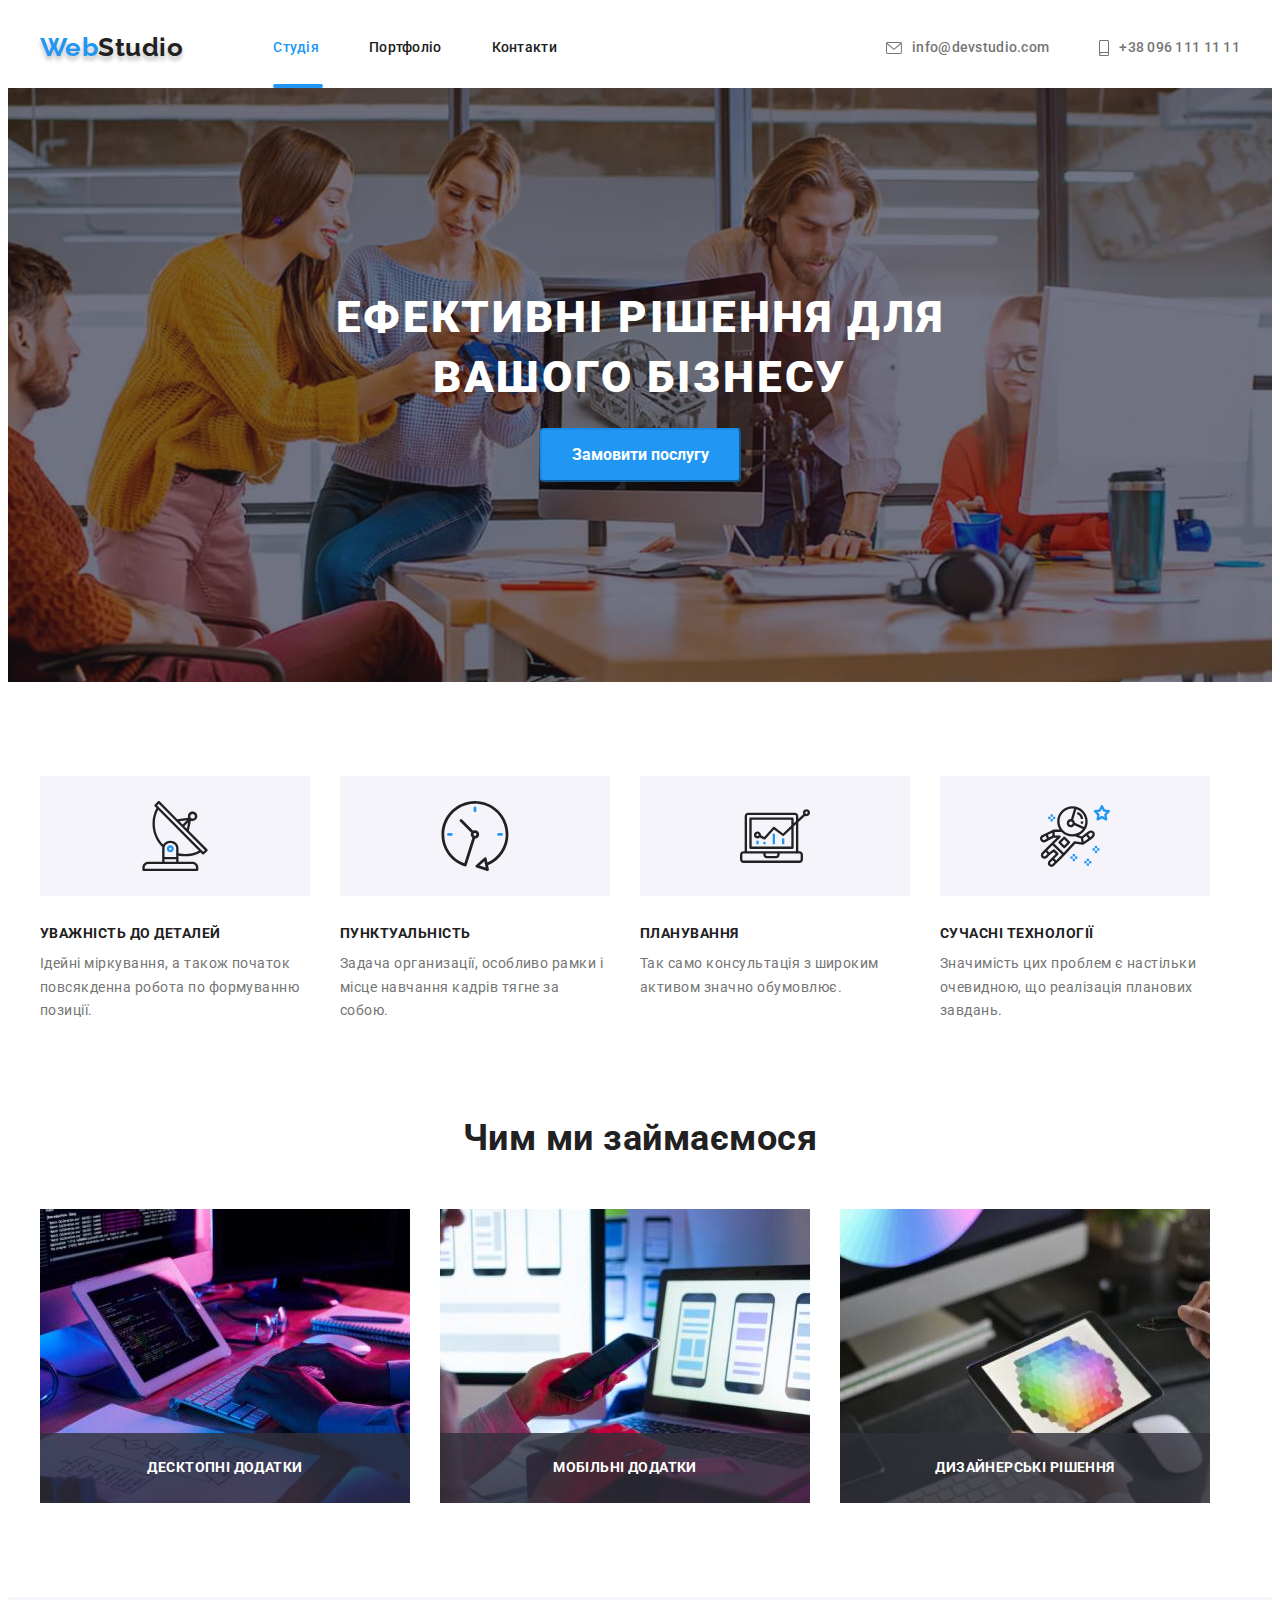
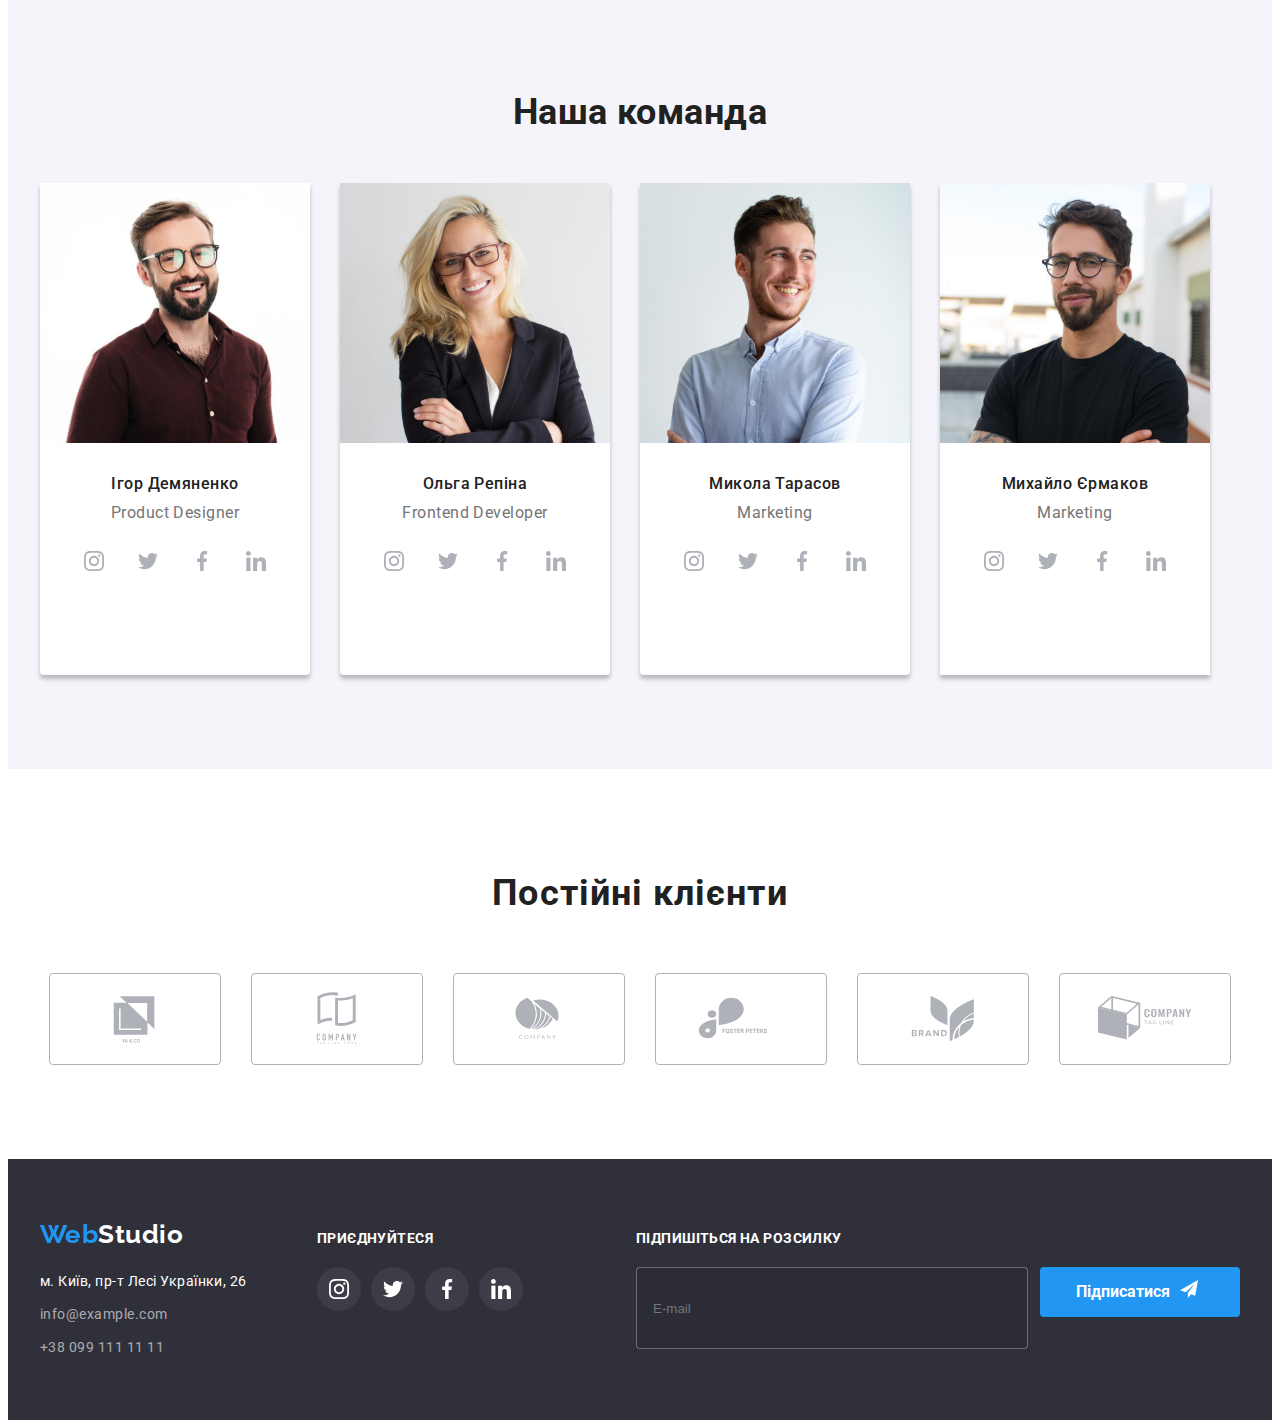
<file: index.html>
<!DOCTYPE html>
<html lang="uk">

<head>
  <meta charset="UTF-8" />
  <meta http-equiv="X-UA-Compatible" content="IE=edge" />
  <meta name="viewport" content="width=device-width, initial-scale=1.0" />
  <title>Веб-студія</title>
  <link rel="preconnect" href="https://fonts.googleapis.com" />
  <link rel="preconnect" href="https://fonts.gstatic.com" crossorigin />
  <link href="https://fonts.googleapis.com/css2?family=Raleway:wght@700&family=Roboto:wght@400;500;700;900&display=swap"
    rel="stylesheet" />
  <link rel="stylesheet" href="https://cdnjs.cloudflare.com/ajax/libs/modern-normalize/1.1.0/modern-normalize.min.css"
    integrity="sha512-wpPYUAdjBVSE4KJnH1VR1HeZfpl1ub8YT/NKx4PuQ5NmX2tKuGu6U/JRp5y+Y8XG2tV+wKQpNHVUX03MfMFn9Q=="
    crossorigin="anonymous" referrerpolicy="no-referrer" />
  <link rel="stylesheet" href="./css/reset.css">
  <link rel="stylesheet" href="./css/styles.css" />
  <link rel="stylesheet" href="./css/modal.css" />
</head>

<body class="page">

  <header class="header">
    <div class="container header-container">
      <a class="logo logo__header link" href="./index.html" lang="en">Web<span
          class="logo__header_deco">Studio</span></a>
      <nav class="navigation">
        <ul class="list nav__items">
          <li class="nav__item">
            <a class="nav__link  nav__link_active link" href="./index.html">Студія</a>
          </li>
          <li class="nav__item">
            <a class="nav__link  link" href="./portfolio.html">Портфоліо</a>
          </li>
          <li class="nav__item"><a class="nav__link link" href="#">Контакти</a></li>
        </ul>
      </nav>
      <ul class="nav__contacts list">
        <li class="contact__item nav__contact__item">
          <a class="nav__contact__link link" href="mailto:info@devstudio.com">
            <svg class="nav__svg" width="16" height="12">
              <use href="./images/icons.svg#icon-envelope">
              </use>
            </svg>info@devstudio.com
          </a>
        </li>
        <li class="contact__item nav__contact__item">
          <a class="nav__contact__link link" href="tel:+380961111111"><svg class="nav__svg" width="10" height="16">
              <use href="./images/icons.svg#icon-smartphone">
              </use>
            </svg>+38 096 111 11 11</a>
        </li>
      </ul>
    </div>
  </header>

  <main class="main">
    <section class="section hero">
      <div class="container hero">
        <h1 class="hero__title">Ефективні рішення для вашого бізнесу</h1>
        <button class="button hero__button" data-modal-open>
          Замовити послугу
        </button>
      </div>
    </section>
    <section class="section qualities">
      <div class="container">
        <h2 hidden class="visually-hidden">Якості</h2>
        <ul class="list qualities-list">
          <li class="quality">
            <div class="quality__icon-container">
              <svg width="70" height="70">
                <use href="./images/icons.svg#icon-antenna"></use>
              </svg>
            </div>
            <h3 class="quality__title">Уважність до деталей</h3>
            <p class="quality__descr">
              Ідейні міркування, а також початок повсякденна робота по
              формуванню позиції.
            </p>
          </li>
          <li class="quality">
            <div class="quality__icon-container">
              <svg width="70" height="70">
                <use href="./images/icons.svg#icon-clock"></use>
              </svg>
            </div>
            <h3 class="quality__title">Пунктуальність</h3>
            <p class="quality__descr">
              Задача организації, особливо рамки і місце навчання кадрів тягне
              за собою.
            </p>
          </li>
          <li class="quality">
            <div class="quality__icon-container">
              <svg width="70" height="70">
                <use href="./images/icons.svg#icon-diagram"></use>
              </svg>
            </div>
            <h3 class="quality__title">Планування</h3>
            <p class="quality__descr">
              Так само консультація з широким активом значно обумовлює.
            </p>
          </li>
          <li class="quality">
            <div class="quality__icon-container">
              <svg width="70" height="70">
                <use href="./images/icons.svg#icon-astronaut"></use>
              </svg>
            </div>
            <h3 class="quality__title">Сучасні технології</h3>
            <p class="quality__descr">
              Значимість цих проблем є настільки очевидною, що реалізація
              планових завдань.
            </p>
          </li>
        </ul>
      </div>
    </section>
    <section class="section works">
      <div class="container">
        <h2 class="title works__title">Чим ми займаємося</h2>
        <ul class="work__list list">
          <li class="works__item">
            <div class="works__thumb">
              <img class="works__img" src="images/coding.jpg" alt="Кодування" width="370" />
              <p class="works__desc">Десктопні додатки</p>
            </div>
          </li>
          <li class="works__item">
            <div class="works__thumb"><img class="works__img" src="images/designining.jpg"
                alt="Веб-розробка для телефонов" width="370" />
              <p class="works__desc">Мобільні додатки</p>
            </div>
          </li>
          <li class="works__item">
            <div class="works__thumb"><img class="works__img" src="images/coloring.jpg" alt="Стилізація" width="370" />
              <p class="works__desc">Дизайнерські рішення</p>
            </div>
          </li>
        </ul>
      </div>
    </section>
    <section class="section team">
      <div class="container">
        <h2 class="team__title">Наша команда</h2>
        <ul class="list team__list">
          <li class="team-member">
            <img class="team__image" src="images/man1.jpg" alt="Продакт менеджер" width="270" />
            <div class="team-member__container">
              <h3 class="team-member__name">Ігор Демяненко</h3>
              <p class="team-member__job" lang="en">Product Designer</p>
              <ul class="team-member__contacts list">
                <li class="team-member__contact"><a class="team-member__link" href="#"><svg class="team-member__svg"
                      width="20" height="20">
                      <use href="./images/icons.svg#icon-instagram"></use>
                    </svg></a>

                </li>
                <li class="team-member__contact"><a class="team-member__link" href="#"><svg class="team-member__svg"
                      width="20" height="20">
                      <use href="./images/icons.svg#icon-twitter"></use>
                    </svg></a></li>
                <li class="team-member__contact"><a class="team-member__link" href="#"><svg class="team-member__svg"
                      width="20" height="20">
                      <use href="./images/icons.svg#icon-facebook"></use>
                    </svg></a></li>
                <li class="team-member__contact"><a class="team-member__link" href="#"><svg class="team-member__svg"
                      width="20" height="20">
                      <use href="./images/icons.svg#icon-linkedin"></use>
                    </svg></a></li>
              </ul>
            </div>

          </li>
          <li class="team-member">
            <img class="team__image" src="images/girl.jpg" alt="Фронтенд деаелопер" width="270" />
            <div class="team-member__container">
              <h3 class="team-member__name">Ольга Репіна</h3>
              <p class="team-member__job" lang="en">Frontend Developer</p>
              <ul class="team-member__contacts list">
                <li class="team-member__contact"><a class="team-member__link" href="#"><svg class="team-member__svg"
                      width="20" height="20">
                      <use href="./images/icons.svg#icon-instagram"></use>
                    </svg></a>

                </li>
                <li class="team-member__contact"><a class="team-member__link" href="#"><svg class="team-member__svg"
                      width="20" height="20">
                      <use href="./images/icons.svg#icon-twitter"></use>
                    </svg></a></li>
                <li class="team-member__contact"><a class="team-member__link" href="#"><svg class="team-member__svg"
                      width="20" height="20">
                      <use href="./images/icons.svg#icon-facebook"></use>
                    </svg></a></li>
                <li class="team-member__contact"><a class="team-member__link" href="#"><svg class="team-member__svg"
                      width="20" height="20">
                      <use href="./images/icons.svg#icon-linkedin"></use>
                    </svg></a></li>
              </ul>
            </div>
          </li>
          <li class="team-member">
            <img class="team__image" src="images/man2.jpg" alt="Маркетолог" width="270" />
            <div class="team-member__container">
              <h3 class="team-member__name">Микола Тарасов</h3>
              <p class="team-member__job" lang="en">Marketing</p>
              <ul class="team-member__contacts list">
                <li class="team-member__contact">
                  <a class="team-member__link" href="#"><svg class="team-member__svg" width="20" height="20">
                      <use href="./images/icons.svg#icon-instagram"></use>
                    </svg></a>

                </li>
                <li class="team-member__contact">
                  <a class="team-member__link" href="#">
                    <svg class="team-member__svg" width="20" height="20">
                      <use href="./images/icons.svg#icon-twitter"></use>
                    </svg></a>
                </li>
                <li class="team-member__contact"><a class="team-member__link" href="#"><svg class="team-member__svg"
                      width="20" height="20">
                      <use href="./images/icons.svg#icon-facebook"></use>
                    </svg></a></li>
                <li class="team-member__contact"><a class="team-member__link" href="#"><svg class="team-member__svg"
                      width="20" height="20">
                      <use href="./images/icons.svg#icon-linkedin"></use>
                    </svg></a></li>
              </ul>
            </div>
          </li>
          <li class="team-member">
            <img class="team__image" src="images/man3.jpg" alt="Дизайнер інтерфейсів" width="270" />
            <div class="team-member__container">
              <h3 class="team-member__name">Михайло Єрмаков</h3>
              <p class="team-member__job" lang="en">Marketing</p>
              <ul class="team-member__contacts list">
                <li class="team-member__contact"><a class="team-member__link" href="#"><svg class="team-member__svg"
                      width="20" height="20">
                      <use href="./images/icons.svg#icon-instagram"></use>
                    </svg></a>

                </li>
                <li class="team-member__contact"><a class="team-member__link" href="#"><svg class="team-member__svg"
                      width="20" height="20">
                      <use href="./images/icons.svg#icon-twitter"></use>
                    </svg></a></li>
                <li class="team-member__contact"><a class="team-member__link" href="#"><svg class="team-member__svg"
                      width="20" height="20">
                      <use href="./images/icons.svg#icon-facebook"></use>
                    </svg></a></li>
                <li class="team-member__contact"><a class="team-member__link" href="#"><svg class="team-member__svg"
                      width="20" height="20">
                      <use href="./images/icons.svg#icon-linkedin"></use>
                    </svg></a></li>
              </ul>
            </div>
          </li>
        </ul>
      </div>
    </section>
    <section class="section clients">
      <div class="container">
        <h2 class="clients__title">Постійні клієнти</h2>
        <ul class="partners__list list">
          <li class="clients__item">
            <a href="" class="client__link link__social">
              <svg class="client__icon" width="106" height="60">
                <use href="./images/icons.svg#icon-yaco-logo"></use>
              </svg>
            </a>
          </li>
          <li class="clients__item">
            <a href="" class="client__link link__social">
              <svg class="client__icon" width="106" height="60">
                <use href="./images/icons.svg#icon-tghere-logo"></use>
              </svg>
            </a>
          </li>
          <li class="clients__item">
            <a href="" class="client__link link__social">
              <svg class="client__icon" width="106" height="60">
                <use href="./images/icons.svg#icon-company-logo"></use>
              </svg>
            </a>
          </li>
          <li class="clients__item">
            <a href="" class="client__link link__social">
              <svg class="client__icon" width="106" height="60">
                <use href="./images/icons.svg#icon-fosters-logo"></use>
              </svg>
            </a>
          </li>
          <li class="clients__item">
            <a href="" class="client__link link__social">
              <svg class="client__icon" width="106" height="60">
                <use href="./images/icons.svg#icon-brand-logo"></use>
              </svg>
            </a>
          </li>
          <li class="clients__item">
            <a href="" class="client__link link__social">
              <svg class="client__icon" width="106" height="60">
                <use href="./images/icons.svg#icon-tagline-logo"></use>
              </svg>
            </a>
          </li>
        </ul>
      </div>
    </section>
  </main>
  <footer class="footer">
    <div class="container">
      <div class="footer__div">
        <div class="footer-logo-address"><a class="logo__footer logo link" href="./index.html" lang="en">Web<span
              class="logo__footer_deco">Studio</span></a>
          <address>
            <ul class="contacts list footer__contact list">
              <li class="footer__contact">
                <p class="footer__address">
                  м. Київ, пр-т Лесі Українки, 26
                </p>
              </li>
              <li class="footer__contact">
                <a class="footer__link link" href="mailto:info@example.com">info@example.com</a>
              </li>
              <li class="footer__contact">
                <a class="footer__link link" href="tel:+380991111111">+38 099 111 11 11</a>
              </li>
            </ul>
          </address>
        </div>
        <div class="join__container">
          <strong class="join__title">ПРИЄДНУЙТЕСЯ</strong>
          <ul class="join__links list">
            <li class="join__item">
              <a href="" class="join__link link__social ">
                <svg width="20" height="20" class="join__icon">
                  <use href="./images/icons.svg#icon-instagram"></use>
                </svg>
              </a>
            </li>
            <li class="join__item">
              <a href="" class="join__link link__social ">
                <svg width="20" height="20" class="join__icon">
                  <use href="./images/icons.svg#icon-twitter"></use>
                </svg>
              </a>
            </li>
            <li class="join__item">
              <a href="" class="join__link link__social ">
                <svg width="20" height="20" class="join__icon">
                  <use href="./images/icons.svg#icon-facebook"></use>
                </svg>
              </a>
            </li>
            <li class="join__item">
              <a href="" class="join__link link__social ">
                <svg width="20" height="20" class="join__icon">
                  <use href="./images/icons.svg#icon-linkedin"></use>
                </svg>
              </a>
            </li>
          </ul>
        </div>
        <div class="subscribe">
          <p class="subscribe__label subscribe__title">Підпишіться на
            розсилку</p>
          <form class="subscribe__field">
            <label for="subscribe-email"><input class="subscribe__input" type="email" placeholder="E-mail"
                id="subscribe-email"></label>
            <button type="submit" class="subscribe__button button"> Підписатися
              <svg height="24" width="24" class="button__subscribe__icon">
                <use href="./images/icons.svg#send-icon"></use>
              </svg>
            </button>
          </form>
        </div>
      </div>
    </div>
  </footer>

  <div class=" backdrop is-hidden" data-modal>
    <div class="modal__window">
      <button class="modal__close" data-modal-close>
        <svg class="close__button" width="11" height="11">
          <use class="close__button__use" href="./images/icons.svg#button-close"></use>
        </svg>
      </button>
      <p class="modal__title">Залишіть свої дані, ми вам передзвонимо</p>
      <form class="form">

        <div class="form__item">
          <label class="form__label">Ім'я

            <input type="text" class="form__input form__name">


          </label><svg class="form__icon" width="12" height="12">
            <use href="./images/icons.svg#form-name"></use>
          </svg>
        </div>

        <div class="form__item">
          <label class="form__label ">Телефон
            <input type="tel" class="form__input form__tel">
          </label>
          <svg class="form__icon" width="13" height="13">
            <use href="./images/icons.svg#form-tel"></use>
          </svg>

        </div>
        <div class="form__item">
          <label class="form__label"> Пошта
            <input type="email" class="form__input form__mail"> </label>
          <svg class="form__icon" width="15" height="12">
            <use href="./images/icons.svg#form-mail"></use>
          </svg>
        </div>

        <div class="form__item">
          <label for="form__comment" class="form__label">Коментар</label>
          <textarea name="form__comment__area" class="form__comment__area" rows="5" id="form__comment"
            placeholder="Введіть текст"></textarea>
        </div>
        <div class="form__checkbox">
          <input class="form__checkbox__input visually-hidden" type="checkbox" name="sign" id="sign" value="accepted">
          <label class="form__checkbox__label" for="sign">Погоджуюся з розсилкою та
            приймаю <a class="agreement-link" href="">Умови
              договору</a></label>
        </div>
        <button class="button form__button" type="submit">Відправити</button>
      </form>

    </div>
  </div>



  <script src="./js/modal.js"></script>

</body>

</html>
</file>
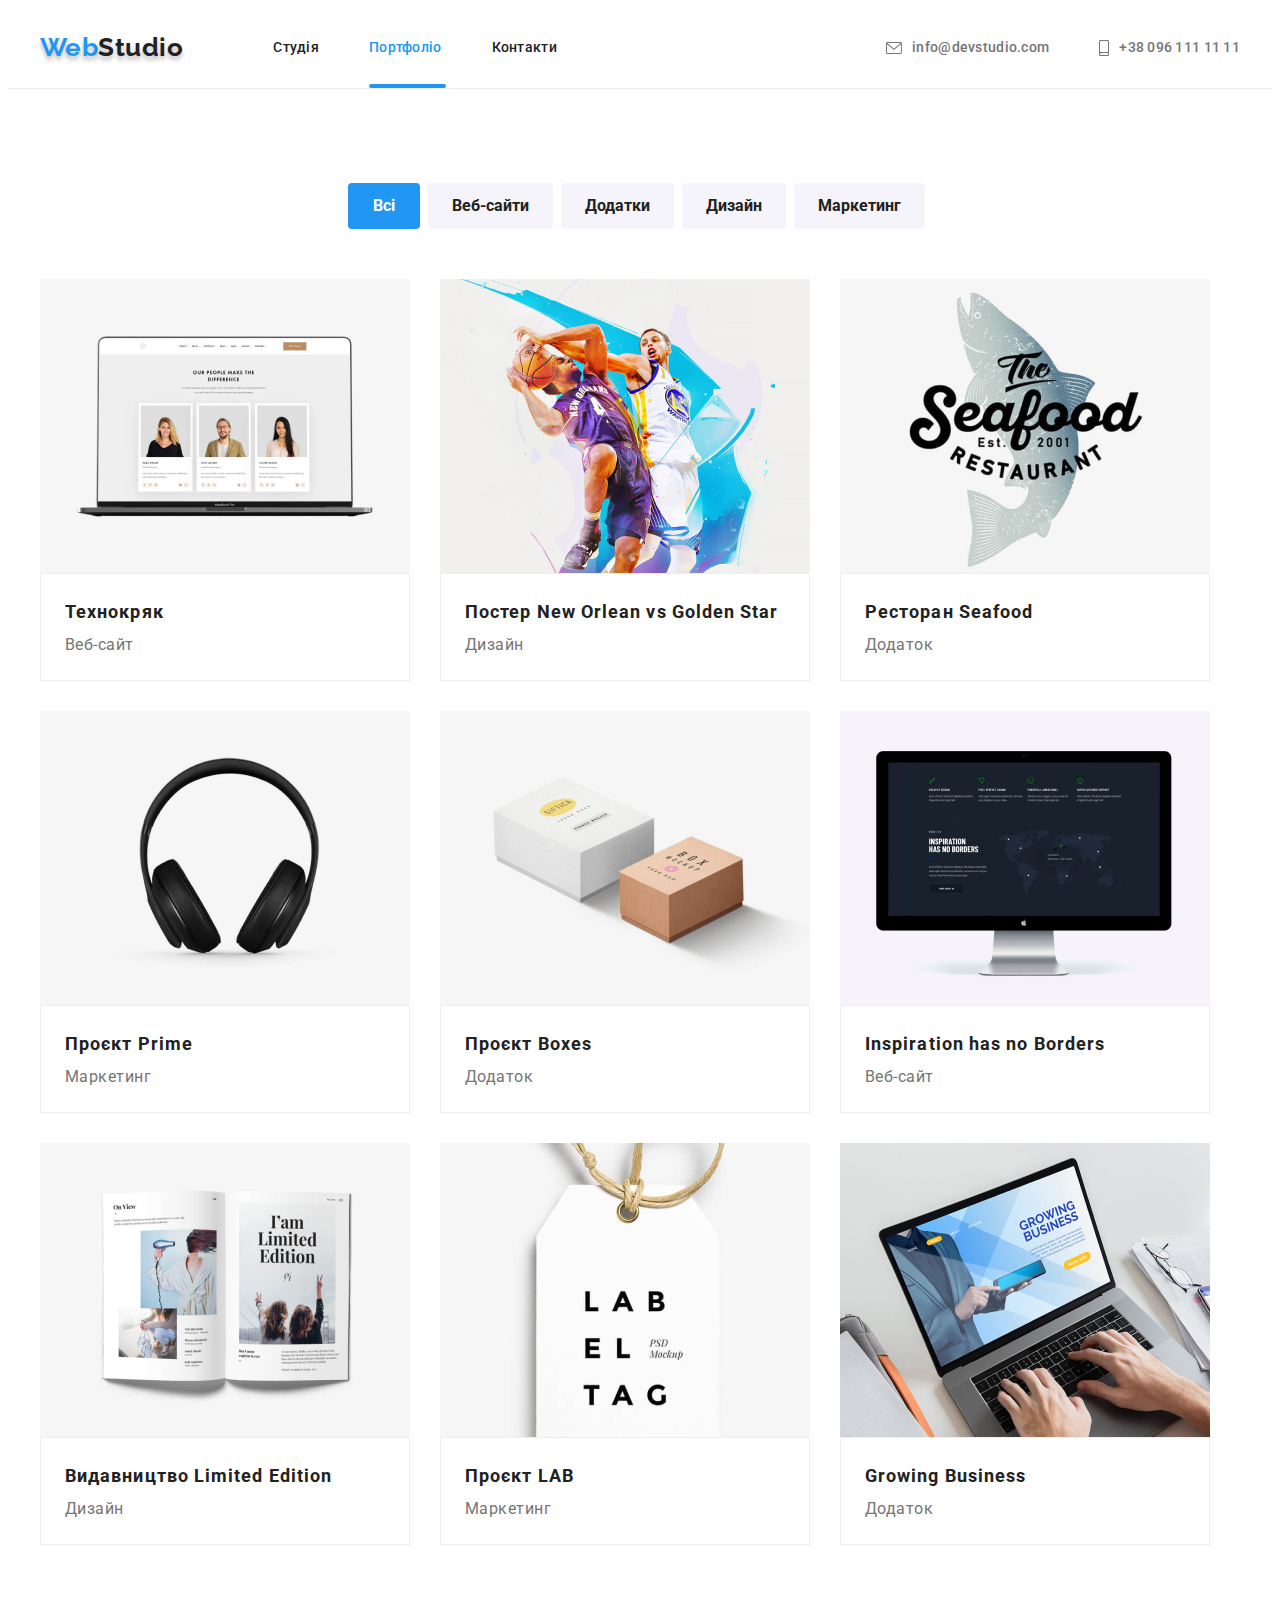
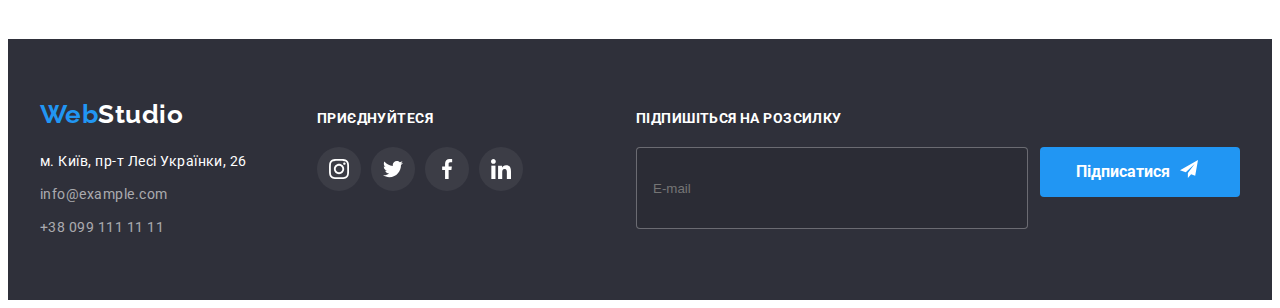
<file: portfolio.html>
<!DOCTYPE html>
<html lang="uk">

<head>
  <meta charset="UTF-8" />
  <meta http-equiv="X-UA-Compatible" content="IE=edge" />
  <meta name="viewport" content="width=device-width, initial-scale=1.0" />
  <title>Веб-студія</title>
  <link rel="preconnect" href="https://fonts.googleapis.com" />
  <link rel="preconnect" href="https://fonts.gstatic.com" crossorigin />
  <link href="https://fonts.googleapis.com/css2?family=Raleway:wght@700&family=Roboto:wght@400;500;700;900&display=swap"
    rel="stylesheet" />
  <link rel="stylesheet" href="https://cdnjs.cloudflare.com/ajax/libs/modern-normalize/1.1.0/modern-normalize.min.css"
    integrity="sha512-wpPYUAdjBVSE4KJnH1VR1HeZfpl1ub8YT/NKx4PuQ5NmX2tKuGu6U/JRp5y+Y8XG2tV+wKQpNHVUX03MfMFn9Q=="
    crossorigin="anonymous" referrerpolicy="no-referrer" />
  <link rel="stylesheet" href="./css/reset.css">
  <link rel="stylesheet" href="./css/styles.css" />
</head>

<body class="portfolio__body">
  <header class="header">
    <div class="container header-container">
      <a class="logo logo__header link" href="./index.html" lang="en">Web<span
          class="logo__header_deco">Studio</span></a>
      <nav class="navigation">
        <ul class="list nav__items">
          <li class="nav__item">
            <a class="nav__link link" href="./index.html">Студія</a>
          </li>
          <li class="nav__item">
            <a class="nav__link nav__link_active link" href="./portfolio.html">Портфоліо</a>
          </li>
          <li class="nav__item"><a class="nav__link link" href="#">Контакти</a></li>
        </ul>
      </nav>
      <ul class="nav__contacts list">
        <li class="contact__item nav__contact__item">
          <a class="nav__contact__link link" href="mailto:info@devstudio.com">
            <svg class="nav__svg" width="16" height="12">
              <use href="./images/icons.svg#icon-envelope">
              </use>
            </svg>info@devstudio.com
          </a>
        </li>
        <li class="contact__item nav__contact__item">
          <a class="nav__contact__link link" href="tel:+380961111111"><svg class="nav__svg" width="10" height="16">
              <use href="./images/icons.svg#icon-smartphone">
              </use>
            </svg>+38 096 111 11 11</a>
        </li>
      </ul>

    </div>
  </header>
  <main>
    <section class="cards__page section">
      <div class="container">
        <h1 hidden class="visually-hidden">Наші роботи</h1>
        <ul class="list portfolio__buttons">
          <li class="portfolio-button__item"><button type="button" class="button portfolio__button">Всі</button></li>
          <li class="portfolio-button__item">
            <button type="button" class="button portfolio__button button__inactive">
              Веб-сайти
            </button>
          </li>
          <li class="portfolio-button__item">
            <button type="button" class="button portfolio__button button__inactive">
              Додатки
            </button>
          </li>
          <li class="portfolio-button__item">
            <button type="button" class="button portfolio__button button__inactive">
              Дизайн
            </button>
          </li>
          <li class="portfolio-button__item">
            <button type="button" class="button portfolio__button button__inactive">
              Маркетинг
            </button>
          </li>
        </ul>
        <ul class="cards list">
          <li class="card">
            <a href="#" class="card__link link">
              <div class="card__thumb"><img src="./images/laptop.jpg" alt="Технокряк" width="370" />
                <p class="card__overlay">Ресурс пропонує комплексні пропозиції з різним рівнем функціоналу та сервісів.
                  Все це дозволить відвідувачу отримати
                  вичерпні відомості про компанію або приватну особу.</p>
              </div>
              <div class="card__container">
                <h2 class="card__title">Технокряк</h2>
                <p class="card__descr">Веб-сайт</p>
              </div>
            </a>
          </li>
          <li class="card">
            <a href="#" class="card__link link">
              <div class="card__thumb"><img class="card__img" src="./images/basketball.jpg"
                  alt="Дизайн Постер New Orlean vs Golden Star" width="370" />
                <p class="card__overlay">Ресурс пропонує комплексні пропозиції з різним рівнем функціоналу та сервісів.
                  Все це дозволить відвідувачу отримати
                  вичерпні відомості про компанію або приватну особу.</p>
              </div>
              <div class="card__container">
                <h2 class="card__title">
                  Постер <span lang="en">New Orlean vs Golden Star</span>
                </h2>
                <p class="card__descr">Дизайн</p>
              </div>
            </a>
          </li>
          <li class="card">
            <a href="#" class="card__link link">
              <div class="card__thumb"><img class="card__img" src="./images/seafoodlogo.jpg"
                  alt="Додаток Ресторан Seafood" width="370" />
                <p class="card__overlay">Ресурс пропонує комплексні пропозиції з різним рівнем функціоналу та сервісів.
                  Все це дозволить відвідувачу отримати
                  вичерпні відомості про компанію або приватну особу.</p>
              </div>
              <div class="card__container">
                <h2 class="card__title">
                  Ресторан <span lang="en">Seafood</span>
                </h2>
                <p class="card__descr">Додаток</p>
              </div>
            </a>
          </li>
          <li class="card">
            <a href="#" class="card__link link">
              <div class="card__thumb"><img class="card__img" src="./images/headphones.jpg" alt="Маркетинг Проєкт Prime"
                  width="370" />
                <p class="card__overlay">Ресурс пропонує комплексні пропозиції з різним рівнем функціоналу та сервісів.
                  Все це дозволить відвідувачу отримати
                  вичерпні відомості про компанію або приватну особу.</p>
              </div>
              <div class="card__container">
                <h2 class="card__title">Проєкт <span lang="en">Prime</span></h2>
                <p class="card__descr">Маркетинг</p>
              </div>
            </a>
          </li>
          <li class="card">
            <a href="#" class="card__link link">

              <div class="card__thumb"><img class="card__img" src="./images/briks.jpg" alt=" Додаток Проєкт Boxes"
                  width="370" />
                <p class="card__overlay">Ресурс пропонує комплексні пропозиції з різним рівнем функціоналу та сервісів.
                  Все це дозволить відвідувачу отримати
                  вичерпні відомості про компанію або приватну особу.</p>
              </div>
              <div class="card__container">
                <h2 class="card__title">Проєкт <span lang="en">Boxes</span></h2>
                <p class="card__descr">Додаток</p>
              </div>
            </a>
          </li>
          <li class="card">
            <a href="#" class="card__link link">
              <div class="card__thumb"><img class="card__img" src="./images/monitor.jpg"
                  alt="Веб-сайт Inspiration has no Borders" width="370" />
                <p class="card__overlay">Ресурс пропонує комплексні пропозиції з різним рівнем функціоналу та сервісів.
                  Все це дозволить відвідувачу отримати
                  вичерпні відомості про компанію або приватну особу.</p>
              </div>
              <div class="card__container">
                <h2 class="card__title">
                  <span lang="en">Inspiration has no Borders</span>
                </h2>
                <p class="card__descr">Веб-сайт</p>
              </div>
            </a>
          </li>
          <li class="card">
            <a href="#" class="card__link link">
              <div class="card__thumb"><img class="card__img" src="./images/book.jpg"
                  alt="Дизайн видавництва Limited Edition" width="370" />
                <p class="card__overlay">Ресурс пропонує комплексні пропозиції з різним рівнем функціоналу та сервісів.
                  Все це дозволить відвідувачу отримати
                  вичерпні відомості про компанію або приватну особу.</p>
              </div>

              <div class="card__container">
                <h2 class="card__title">
                  Видавництво <span lang="en">Limited Edition</span>
                </h2>
                <p class="card__descr">Дизайн</p>
              </div>
            </a>
          </li>
          <li class="card">
            <a href="#" class="card__link link">

              <div class="card__thumb"><img class="card__img" src="./images/labeltag.jpg" alt="Маркетинг Проєкт LAB"
                  width="370" />
                <p class="card__overlay">Ресурс пропонує комплексні пропозиції з різним рівнем функціоналу та сервісів.
                  Все це дозволить відвідувачу отримати
                  вичерпні відомості про компанію або приватну особу.</p>
              </div>
              <div class="card__container">
                <h2 class="card__title">Проєкт <span lang="en">LAB</span></h2>
                <p class="card__descr">Маркетинг</p>
              </div>
            </a>
          </li>
          <li class="card">
            <a href="#" class="card__link link">
              <div class="card__thumb"><img class="card__img" src="./images/codinglaptop.jpg"
                  alt="Додаток Growing Business" width="370" />
                <p class="card__overlay">Ресурс пропонує комплексні пропозиції з різним рівнем функціоналу та сервісів.
                  Все це дозволить відвідувачу отримати
                  вичерпні відомості про компанію або приватну особу.</p>
              </div>

              <div class="card__container">
                <h2 class="card__title">
                  <span lang="en">Growing Business</span>
                </h2>
                <p class="card__descr">Додаток</p>
              </div>
            </a>
          </li>
        </ul>
      </div>
    </section>
  </main>
  <footer class="footer">
    <div class="container">
      <div class="footer__div">
        <div class="footer-logo-address"><a class="logo__footer logo link" href="./index.html" lang="en">Web<span
              class="logo__footer_deco">Studio</span></a>
          <address>
            <ul class="contacts list footer__contact list">
              <li class="footer__contact">
                <p class="footer__address">
                  м. Київ, пр-т Лесі Українки, 26
                </p>
              </li>
              <li class="footer__contact">
                <a class="footer__link link" href="mailto:info@example.com">info@example.com</a>
              </li>
              <li class="footer__contact">
                <a class="footer__link link" href="tel:+380991111111">+38 099 111 11 11</a>
              </li>
            </ul>
          </address>
        </div>
        <div class="join__container">
          <strong class="join__title">ПРИЄДНУЙТЕСЯ</strong>
          <ul class="join__links list">
            <li class="join__item">
              <a href="" class="join__link link__social ">
                <svg width="20" height="20" class="join__icon">
                  <use href="./images/icons.svg#icon-instagram"></use>
                </svg>
              </a>
            </li>
            <li class="join__item">
              <a href="" class="join__link link__social ">
                <svg width="20" height="20" class="join__icon">
                  <use href="./images/icons.svg#icon-twitter"></use>
                </svg>
              </a>
            </li>
            <li class="join__item">
              <a href="" class="join__link link__social ">
                <svg width="20" height="20" class="join__icon">
                  <use href="./images/icons.svg#icon-facebook"></use>
                </svg>
              </a>
            </li>
            <li class="join__item">
              <a href="" class="join__link link__social ">
                <svg width="20" height="20" class="join__icon">
                  <use href="./images/icons.svg#icon-linkedin"></use>
                </svg>
              </a>
            </li>
          </ul>
        </div>
        <div class="subscribe">
          <p class="subscribe__label subscribe__title">Підпишіться на
            розсилку</p>
          <form class="subscribe__field">
            <label for="subscribe-email"><input class="subscribe__input" type="email" placeholder="E-mail"
                id="subscribe-email"></label>
            <button type="submit" class="subscribe__button button"> Підписатися
              <svg height="24" width="24" class="button__subscribe__icon">
                <use href="./images/icons.svg#send-icon"></use>
              </svg>
            </button>
          </form>
        </div>
      </div>
    </div>
  </footer>
</body>

</html>
</file>
<file: css/styles.css>
/* Colors 
Main text color #212121
Secondary text color #757575
Background color #FFFFFF
Active color #2196F3
Hero color #2F303A
OurTeam color #F5F4FA
*/
:root {
  --background-color: #ffffff;
  --maintext-color: #212121;
  --additionaltext-color: #757575;
  --active-color: #2196f3;
  --focused-button: #188ce8;
  --footer-color: #2f303a;
  --footer-contacts-color: #ffffff99;
  --teams-background-color: #F5F4FA;
}

body {
  color: var(--maintext-color);
  font-family: "Roboto", sans-serif;
  background-color: var(--background-color);
  letter-spacing: 0.03em;
}

img {
  display: block;
  max-width: 100%;
  height: auto;
}

.visually-hidden {
  position: absolute;
  white-space: nowrap;
  width: 1px;
  height: 1px;
  overflow: hidden;
  border: 0;
  padding: 0;
  clip: rect(0 0 0 0);
  clip-path: inset(50%);
  margin: -1px;
}

.container {
  width: 1200px;
  margin-left: auto;
  margin-right: auto;
  padding-left: 15px;
  padding-right: 15px;
}

.section {
  padding-top: 94px;
  padding-bottom: 94px;
}

.link {
  display: block;
  text-decoration: none;
}

.link__social {
  display: flex;
  align-items: center;
  justify-content: center;
}

.list {
  list-style: none;
}

/*--------------------- Buttons---------------------- */
.button {
  color: var(--background-color);
  font-family: "Roboto", sans-serif;
  background-color: var(--active-color);
  cursor: pointer;
  font-size: 16px;
  line-height: 1.88;
  font-weight: 700;
  transition: color 250ms cubic-bezier(0.4, 0, 0.2, 1), text-shadow 250ms cubic-bezier(0.4, 0, 0.2, 1), background-color 250ms cubic-bezier(0.4, 0, 0.2, 1);
}

.button__inactive {
  background-color: #f5f4fa;
  color: var(--maintext-color);
}

.button__inactive:hover,
.button__inactive:focus {
  color: var(--background-color);
  background-color: var(--active-color);
}

/* -------------------------HEADER--------------------- */

.header-container {
  display: flex;
  align-items: center;
}

/* ----------------------------LOGO-------------------- */
.logo {
  color: var(--active-color);
  font-family: "Raleway";
  font-weight: 700;
  font-size: 26px;
  line-height: 1.19;
}

.logo__header {
  margin-right: 90px;
  text-shadow: 0px 4px 4px #00000040;
  padding-top: 24px;
  padding-bottom: 25px;
}

.logo__header_deco {
  color: var(--maintext-color);
}

.logo__footer {
  line-height: 1.19;
}

.logo__footer_deco {
  color: var(--background-color);
}

/* -----------------NAVIGATION------------------- */

.nav__items {
  display: flex;
}

.nav__items:last-child {
  margin-right: 0;
}

.nav__item {
  font-weight: 500;
  font-size: 14px;
  line-height: 1.14;
  letter-spacing: 0.02em;
}

.nav__item:not(:last-child) {
  margin-right: 50px;
}

.nav__link {
  color: var(--maintext-color);
  padding-top: 32px;
  padding-bottom: 32px;

  transition: color 250ms cubic-bezier(0.4, 0, 0.2, 1), text-shadow 250ms cubic-bezier(0.4, 0, 0.2, 1);
}

.nav__link:focus,
.nav__link:hover {
  color: var(--active-color);
  filter: drop-shadow(0px 4px 4px #00000040);
}

.nav__link_active {
  position: relative;
  color: var(--active-color);
}

.nav__link_active::after {
  position: absolute;

  display: block;
  content: '';
  bottom: 0px;
  width: 100%;

  background-color: var(--active-color);
  border: 2px solid var(--active-color);
  border-radius: 2px;
}

.nav__contacts {
  display: flex;
  align-items: center;
  margin-left: auto;

  font-weight: 500;
  font-size: 14px;
  line-height: 1.14;
  letter-spacing: 0.02em;
}

.nav__contact__item {
  display: flex;
  align-items: center;
}

.nav__contact__item:not(:last-child) {
  margin-right: 50px;
}

.nav__contact__link {
  display: flex;
  align-items: center;
  justify-content: center;
  padding-top: 32px;
  padding-bottom: 32px;

  color: var(--additionaltext-color);

  transition: color 250ms cubic-bezier(0.4, 0, 0.2, 1), text-shadow 250ms cubic-bezier(0.4, 0, 0.2, 1);
}

.nav__svg {
  margin-right: 10px;
  fill: var(--additionaltext-color);

  transition: fill 250ms cubic-bezier(0.4, 0, 0.2, 1)
}

.nav__contact__link:focus,
.nav__contact__link:hover {
  color: var(--active-color);
}

.nav__contact__link:focus .nav__svg,
.nav__contact__link:hover .nav__svg {
  fill: var(--active-color);
}

.contacts__place {
  color: var(--background-color);
  line-height: 1.71;
}

/* ----------------------FOOTER------------------------------ */
.footer {
  background-color: var(--footer-color);
  padding-top: 60px;
  padding-bottom: 60px;
}

.footer__div {
  display: flex;
  align-items: baseline;
}

.footer__container {
  display: flex;
  flex-direction: column;
}

.logo__footer {
  display: block;
  margin-bottom: 20px;
}

.footer__address {
  color: var(--background-color);
  font-weight: 400;
  font-size: 14px;
  line-height: 1.71;
  font-style: normal;
}

.footer__link {
  color: var(--footer-contacts-color);
  font-weight: 400;
  font-size: 14px;
  line-height: 1.71;
  font-style: normal;

  transition: color 250ms cubic-bezier(0.4, 0, 0.2, 1), text-shadow 250ms cubic-bezier(0.4, 0, 0.2, 1);
}

.footer__link:focus,
.footer__link:hover {
  color: var(--active-color);
  text-shadow: 0px 4px 4px #00000040;
}

.footer__contact:not(:last-child) {
  margin-bottom: 9px;
}

/* ------------------------JOIN----------------------------- */

.join__title {
  font-size: 14px;
  line-height: 1.14;
  letter-spacing: 0.03em;
  text-transform: uppercase;
  color: var(--background-color);
}

.join__links {
  margin-top: 20px;
  display: flex;
  align-items: center;
  justify-content: center;
}


.join__container {
  margin-left: 70px;
}

.join__item {
  display: block;
  height: 44px;
  width: 44px;
  margin-left: 10px;
}

.join__item:first-child {
  margin-left: 0;
}

.join__link {
  background-color: #ffffff10;
  border-radius: 50%;
  width: 44px;
  height: 44px;

  transition: background-color 250ms cubic-bezier(0.4, 0, 0.2, 1), text-shadow 250ms cubic-bezier(0.4, 0, 0.2, 1);
}

.join__link:hover,
.join__link:focus {
  background-color: var(--active-color);
}

.join__icon {
  fill: var(--background-color);
}

/*------------------- SUBSCRIPTION------------------- */
/* .subscription {} */

.subscribe {
  margin-left: auto;
}

.subscribe__title {
  display: block;
  margin-bottom: 20px;

  font-weight: 700;
  font-size: 14px;
  line-height: 1.14;
  letter-spacing: 0.03em;
  text-transform: uppercase;
  color: var(--background-color);
}

.subscribe__field {
  display: flex;
}

.subscribe__input {
  width: 358px;
  height: 50px;
  margin-right: 12px;
  padding: 15px 16px;
  border: 1px solid #FFFFFF4D;
  border-radius: 4px;
  background-color: #00000015;
  color: var(--background-color);
}

.subscribe__button {
  display: flex;
  align-items: center;
  justify-content: center;
  padding: 10px 28px;
  fill: var(--background-color);
  border-radius: 4px;
  border-color: transparent;
  outline: transparent;
  width: 200px;
  height: 50px;
  transition: background-color 250ms cubic-bezier(0.4, 0, 0.2, 1);
}

.subscribe__button:focus,
.subscribe__button:hover {
  background-color: var(--focused-button);
}

.button__subscribe__icon {
  fill: var(--background-color);
  margin-left: 10px;
  padding: 3px 0px;
}

/*------------------------ Hero-------------------- */
.hero {
  background-color: #2f303a;
}

.section.hero {
  background-image: linear-gradient(#2f303a40, #2f303a40), url('../images/hero-bg.jpg');
  background-repeat: no-repeat;
  background-position: center;
  background-size: cover;
  margin: 0 auto;
  max-width: 1600px;
  padding: 200px 0;
}

.container.hero {
  background-color: transparent;
}

.hero__title {
  margin-left: auto;
  margin-right: auto;

  width: 700px;
  color: var(--background-color);
  font-weight: 900;
  font-size: 44px;
  line-height: 1.36;
  text-align: center;
  letter-spacing: 0.06em;
  text-transform: uppercase;
  margin-bottom: 20px;
}

.hero__button {
  display: block;
  margin-left: auto;
  margin-right: auto;
  padding: 10px 30px;

  line-height: 1.875;
  min-width: 200px;
  min-height: 50px;
  border-radius: 4px;
  border-width: 2px;
  border-color: var(--focused-button);
  box-shadow: 0px 4px 4px 0px #00000026;

  transition: background-color 250ms cubic-bezier(0.4, 0, 0.2, 1);
}

.hero__button:focus,
.hero__button:hover {
  background-color: var(--focused-button);
}

/* QUALITIES */
.quality__title {
  font-weight: 700;
  font-size: 14px;
  line-height: 1.14;
  text-transform: uppercase;
}

.qualities-list {
  display: flex;
}

.quality {
  width: 270px;
}

.quality:not(:last-child) {
  margin-right: 30px;
}

.quality__icon-container {
  margin-bottom: 30px;
  display: flex;
  align-items: center;
  justify-content: center;
  min-width: 270px;
  height: 120px;
  background-color: var(--teams-background-color);
}

.quality__title {
  margin-bottom: 10px;
}

.quality__descr {
  color: var(--additionaltext-color);
  font-weight: 400;
  font-size: 14px;
  line-height: 1.71;
}

/* -------------------WORKS------------------ */
.works {
  padding-top: 0;
}

.works__title {
  font-weight: 700;
  font-size: 36px;
  line-height: 1.167;
  text-align: center;
  margin-bottom: 50px;
}

.work__list {
  display: flex;
}

.works__item:not(:last-child) {
  width: 370px;
  margin-right: 30px;
}

.works__thumb {
  position: relative;

  display: flex;
  justify-content: center;
  text-align: center;
}

.works__desc {
  position: absolute;
  bottom: 0;

  display: flex;
  justify-content: center;
  align-items: center;

  background-color: #2F303ACC;
  width: 370px;
  height: 70px;
  font-weight: 700;
  font-size: 14px;
  line-height: 1.14;
  letter-spacing: 0.03em;
  text-transform: uppercase;
  color: #FFFFFF;
}

/* -----------------------TEAM--------------------------- */
.team {
  background-color: var(--teams-background-color);
}

.team-member {
  background-color: var(--background-color);
  box-shadow: 0px 4px 4px 0px #00000040;
}

.team__title {
  font-weight: 700;
  font-size: 36px;
  line-height: 1.167;
  text-align: center;
  margin-bottom: 50px;
}

.team-member:not(:last-child) {
  margin-right: 30px;
  border-bottom-right-radius: 4px;
  border-bottom-left-radius: 4px;
}

.team__list {
  display: flex;
}

.team-member__container {
  min-height: 168px;
  padding-top: 32px;
  padding-bottom: 32px;
  padding-left: 32px;
  padding-right: 32px;
}


.team-member__name {
  font-weight: 500;
  font-size: 16px;
  text-align: center;
  line-height: 1.185;
  margin-bottom: 10px;
}

.team-member__job {
  color: var(--additionaltext-color);
  font-weight: 400;
  font-size: 16px;
  text-align: center;
  line-height: 1.185;
  margin-bottom: 16px;
}

.team__image {
  display: block;
}

.team-member__link {
  width: 44px;
  height: 44px;
  display: flex;
  align-items: center;
  justify-content: center;
  border-radius: 50%;

  transition: background-color 250ms cubic-bezier(0.4, 0, 0.2, 1);
}

.team-member__svg {
  fill: #AFB1B8;
  transition: fill 250ms cubic-bezier(0.4, 0, 0.2, 1)
}

.team-member__contact:hover .team-member__svg,
.team-member__contact:focus .team-member__svg {
  fill: var(--background-color);
}

.team-member__link:hover,
.team-member__link:focus {
  background-color: var(--active-color);
}

.team-member__link:hover .team-member__svg,
.team-member__link:focus .team-member__svg {
  fill: var(--background-color);
}

.team-member__contacts {
  display: flex;
  align-items: center;
  justify-content: center;
}

.team-member__contact {
  border-radius: 50%;
  margin-left: 10px;

  transition: color 250ms cubic-bezier(0.4, 0, 0.2, 1), box-shadow 250ms cubic-bezier(0.4, 0, 0.2, 1), background-color 250ms cubic-bezier(0.4, 0, 0.2, 1);
}

.team-member__contact:first-child {
  margin-left: 0px;
}

/* ---------------------------------CLIENTS------------------------ */

.clients__title {
  font-size: 36px;
  line-height: 1.667;
  text-align: center;
  letter-spacing: 0.03em;
  color: var(--maintext-color);
  margin-bottom: 50px;
}

.partners__list {
  display: flex;
  justify-content: center;
  align-items: center;
}

.clients__item {
  display: flex;
  align-items: center;
  justify-content: center;
  margin-left: 30px;
}



.clients__item:first-child {
  margin-left: 0;
}

.client__icon {
  fill: #AFB1B8;

  transition: fill 250ms cubic-bezier(0.4, 0, 0.2, 1);
}

.client__link {
  width: 170px;
  height: 90px;
  border: 1px solid #AFB1B8;
  border-radius: 4px;
  outline: transparent;

  color: var(--active-color);

  transition: border-color 250ms cubic-bezier(0.4, 0, 0.2, 1);
}

.client__link:hover .client__icon,
.client__link:focus .client__icon {
  fill: var(--active-color);
}

.client__link:hover,
.client__link:focus {
  fill: inherit;
  border-color: var(--active-color);
}

/* -----------------------CARDS------------------------------ */
.cards__page {
  border-top: #ECECEC 1px solid;
}

.portfolio__buttons {
  display: flex;
  justify-content: center;
  align-items: center;
  margin-bottom: 50px;
}

.portfolio__buttons:not(:last-child) {
  margin-right: 8px;
}

.portfolio-button__item:not(:last-child) {
  margin-right: 8px;
}

.portfolio__button {
  border-radius: 4px;
  border-color: transparent;
  min-height: 38px;
  min-width: 72px;
  padding: 6px 22px;

  transition: color 250ms cubic-bezier(0.4, 0, 0.2, 1), text-shadow 250ms cubic-bezier(0.4, 0, 0.2, 1), background-color 250ms cubic-bezier(0.4, 0, 0.2, 1);
}

.portfolio__button:not(:last-child) {
  margin-right: 8px;
}

.portfolio__button:focus,
.portfolio__button:hover {
  box-shadow: 0px 4px 4px 0px #00000040;
}

.cards {
  display: flex;
  flex-wrap: wrap;
}

.card {
  background-color: var(--background-color);
  margin-bottom: 30px;
}

.card:nth-last-child(-n + 3) {
  margin-bottom: 0;
}

.card__link {
  transition: box-shadow 250ms cubic-bezier(0.4, 0, 0.2, 1);
}

.card__link:hover,
.card__link:focus {
  box-shadow: 0px 4px 4px 0px #00000040;
}

.card:not(:nth-child(3n)) {
  margin-right: 30px;
}

.card__container {
  padding: 20px 24px;
  border: #EEEEEE 1px solid;
}

.card__thumb {
  position: relative;
  overflow: hidden;
}

.card__overlay {
  position: absolute;
  top: 0;
  left: 0;
  display: flex;
  justify-content: center;
  align-items: center;
  padding: 63px 24px;
  width: 100%;
  height: 100%;
  background-color: #2196F3E5;
  font-weight: 400;
  font-size: 18px;
  line-height: 1.56;
  letter-spacing: 0.03em;
  color: #FFFFFF;

  transform: translateY(101%);
  transition: transform 250ms cubic-bezier(0.4, 0, 0.2, 1);
}

.card__link:hover .card__overlay,
.card__link:focus .card__overlay {
  transform: translateY(0%);
}

.card__img {
  background-color: var(--background-color);
}

.card__title {
  color: var(--maintext-color);
  font-weight: 700;
  font-size: 18px;
  line-height: 2;
  letter-spacing: 0.06em;
}

.card__descr {
  color: var(--additionaltext-color);
  font-weight: 400;
  font-size: 16px;
  line-height: 1.88;
}
</file>
<file: css/modal.css>
.backdrop {
    position: fixed;
    top: 0;
    left: 0;
    width: 100%;
    height: 100%;
    background-color: #00000033;
    opacity: 1;

    transition: opacity 250ms cubic-bezier(0.4, 0, 0.2, 1), visibility 250ms cubic-bezier(0.4, 0, 0.2, 1);
}

.backdrop.is-hidden {
    opacity: 0;
    pointer-events: none;
    visibility: hidden;
}

.backdrop.is-hidden .modal__window {
    transform: translate(-50%, -50%) scale(1.5);
}

.modal__window {
    transition: transform 250ms cubic-bezier(0.4, 0, 0.2, 1);
    position: absolute;
    top: 50%;
    left: 50%;

    padding: 40px;

    transform: translate(-50%, -50%) scale(1);


    height: 581px;
    width: 528px;
    background-color: #fff;
}

.modal__close {
    position: absolute;
    display: flex;
    align-items: center;
    justify-content: center;
    top: 8px;
    right: 8px;
    width: 30px;
    height: 30px;
    border-radius: 50%;
    border-color: #0000001A;
    background-color: #ffffff;


}

.close__button {
    fill: #000000;
    transition: fill 250ms cubic-bezier(0.4, 0, 0.2, 1);
}


.modal__close:hover .close__button {
    fill: #2196F3;
}


.modal__title {
    font-style: normal;
    font-weight: 700;
    font-size: 20px;
    line-height: 1.15;
    text-align: center;
    letter-spacing: 0.03em;

    color: #212121;
}

.form {}

.form__item {
    position: relative;

    display: flex;
    flex-direction: column;

}

.form__item:not(:first-child) {
    margin-top: 10px;
}

.form__item:first-of-type {
    margin-top: 12px;
}

.form__contact {
    position: relative;
}

.form__label {
    font-size: 12px;
    line-height: 1.67;
    letter-spacing: 0.01em;
    color: #757575;
}

.form__input {
    display: block;
    border: 1px solid rgba(33, 33, 33, 0.2);
    border-radius: 4px;
    width: 448px;
    height: 40px;
    padding-left: 40px;

    transition: border-color 250ms cubic-bezier(0.4, 0, 0.2, 1);
}

.form__input:focus-within {
    border-color: #188ce8;
}

.form__input:focus,
.form__icon:hover {
    outline: transparent;
}

.form__icon {
    position: absolute;
    margin-left: 12px;
    top: 65%;
    transform: translateY(-50%);
    fill: #212121;
    transition: fill 250ms cubic-bezier(0.4, 0, 0.2, 1);
}

.form__item:focus-within .form__icon {
    fill: #188ce8;
}

.form__comment__area {
    padding: 16px 12px;
    height: 120px;
    border: 1px solid rgba(33, 33, 33, 0.2);
    border-radius: 4px;
    resize: none;
    transition: border-color 250ms cubic-bezier(0.4, 0, 0.2, 1);
}

.form__comment__area:focus-within {
    border-color: #188ce8;
}

.form__comment__area:focus,
.form__comment__area:hover {
    outline: transparent;
}

/* -------------------------------CHECKBOX------------------- */

.form__checkbox {
    position: relative;

    display: flex;
    justify-content: center;
    align-items: center;
    margin-top: 20px;
    text-align: center;
}

.form__checkbox__input {
    font-size: 14px;
    line-height: 1.71;
    letter-spacing: 0.03em;
    color: #757575;
    outline: none;
}

.form__checkbox__label {
    position: relative;
    margin-left: 8px;
    font-weight: 400;
    font-size: 14px;
    line-height: 1.46;
    letter-spacing: 00.03em;
}

.form__checkbox__label::before {
    position: absolute;
    display: inline-block;
    content: " ";
    background-image: url(" data:image/svg+xml, %3Csvg xmlns='http://www.w3.org/2000/svg' id='check-box' viewBox='0 0 34 32' %3E%3Cpath style='fill:%23ffffff' stroke-linejoin='miter' stroke-linecap='butt' stroke-miterlimit='4' stroke-width='0.64' d='M6.262 15.206l-0.221-0.211-0.221 0.208-3.085 2.925 0.243 0.234 11.408 10.88 0.221-0.211 24.256-23.139-0.243-0.23-3.043-2.902-0.221 0.211-20.97 19.987-8.125-7.75z' %3E%3C/path%3E%3C/svg%3E");
    height: 16px;
    width: 15px;
    border-radius: 30%;
    border: 2px solid #2a2a2a;
    text-align: center;
    margin-right: 8px;
    background-color: transparent;
    outline: transparent;
    fill: transparent;
    transform: translateX(-20px);
    transition: border-color 250ms cubic-bezier(0.4, 0, 0.2, 1), background-color 250ms cubic-bezier(0.4, 0, 0.2, 1), border-color 250ms cubic-bezier(0.4, 0, 0.2, 1);
}

.form__checkbox__label:hover::before,
.form__checkbox__input:focus~.form__checkbox__label::before {
    outline: 2px green solid;
}

.form__checkbox__input:checked~.form__checkbox__label::before {
    background-color: #188ce8;
    border-color: #188ce8;
}


.agreement-link {
    color: #2196F3;
    text-decoration: underline;
}

.form__button {
    margin: 0 auto;
    width: 200px;
    height: 50px;
}

.form__button {
    display: block;
    margin: 0 auto;
    margin-top: 30px;
    padding: 10px 30px;
    line-height: 1.875;

    min-width: 200px;
    min-height: 50px;
    border-radius: 4px;
    border-width: 2px;
    border-color: #188ce8;
    box-shadow: 0px 4px 4px 0px #00000025;

    transition: background-color 250ms cubic-bezier(0.4, 0, 0.2, 1);
}

.form__button:focus,
.form__button:hover {
    background-color: #188ce8;
}
</file>
